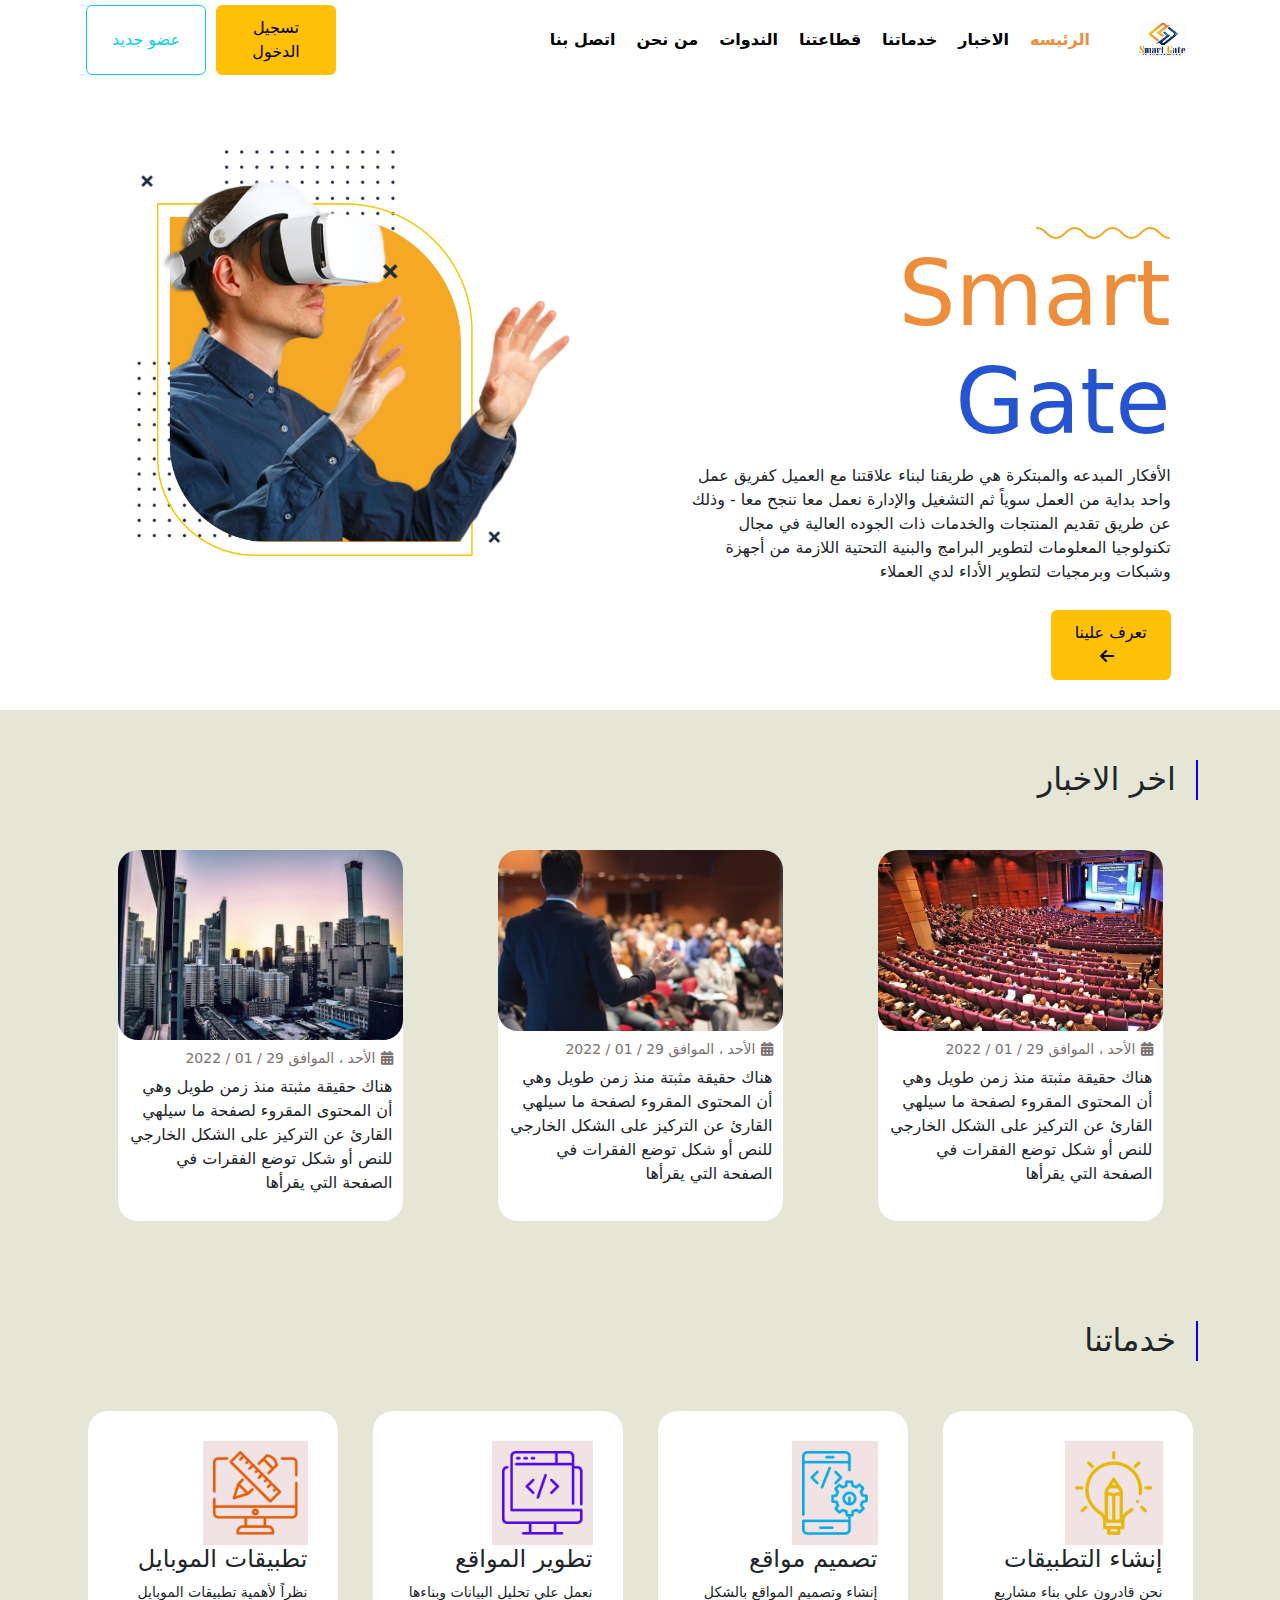
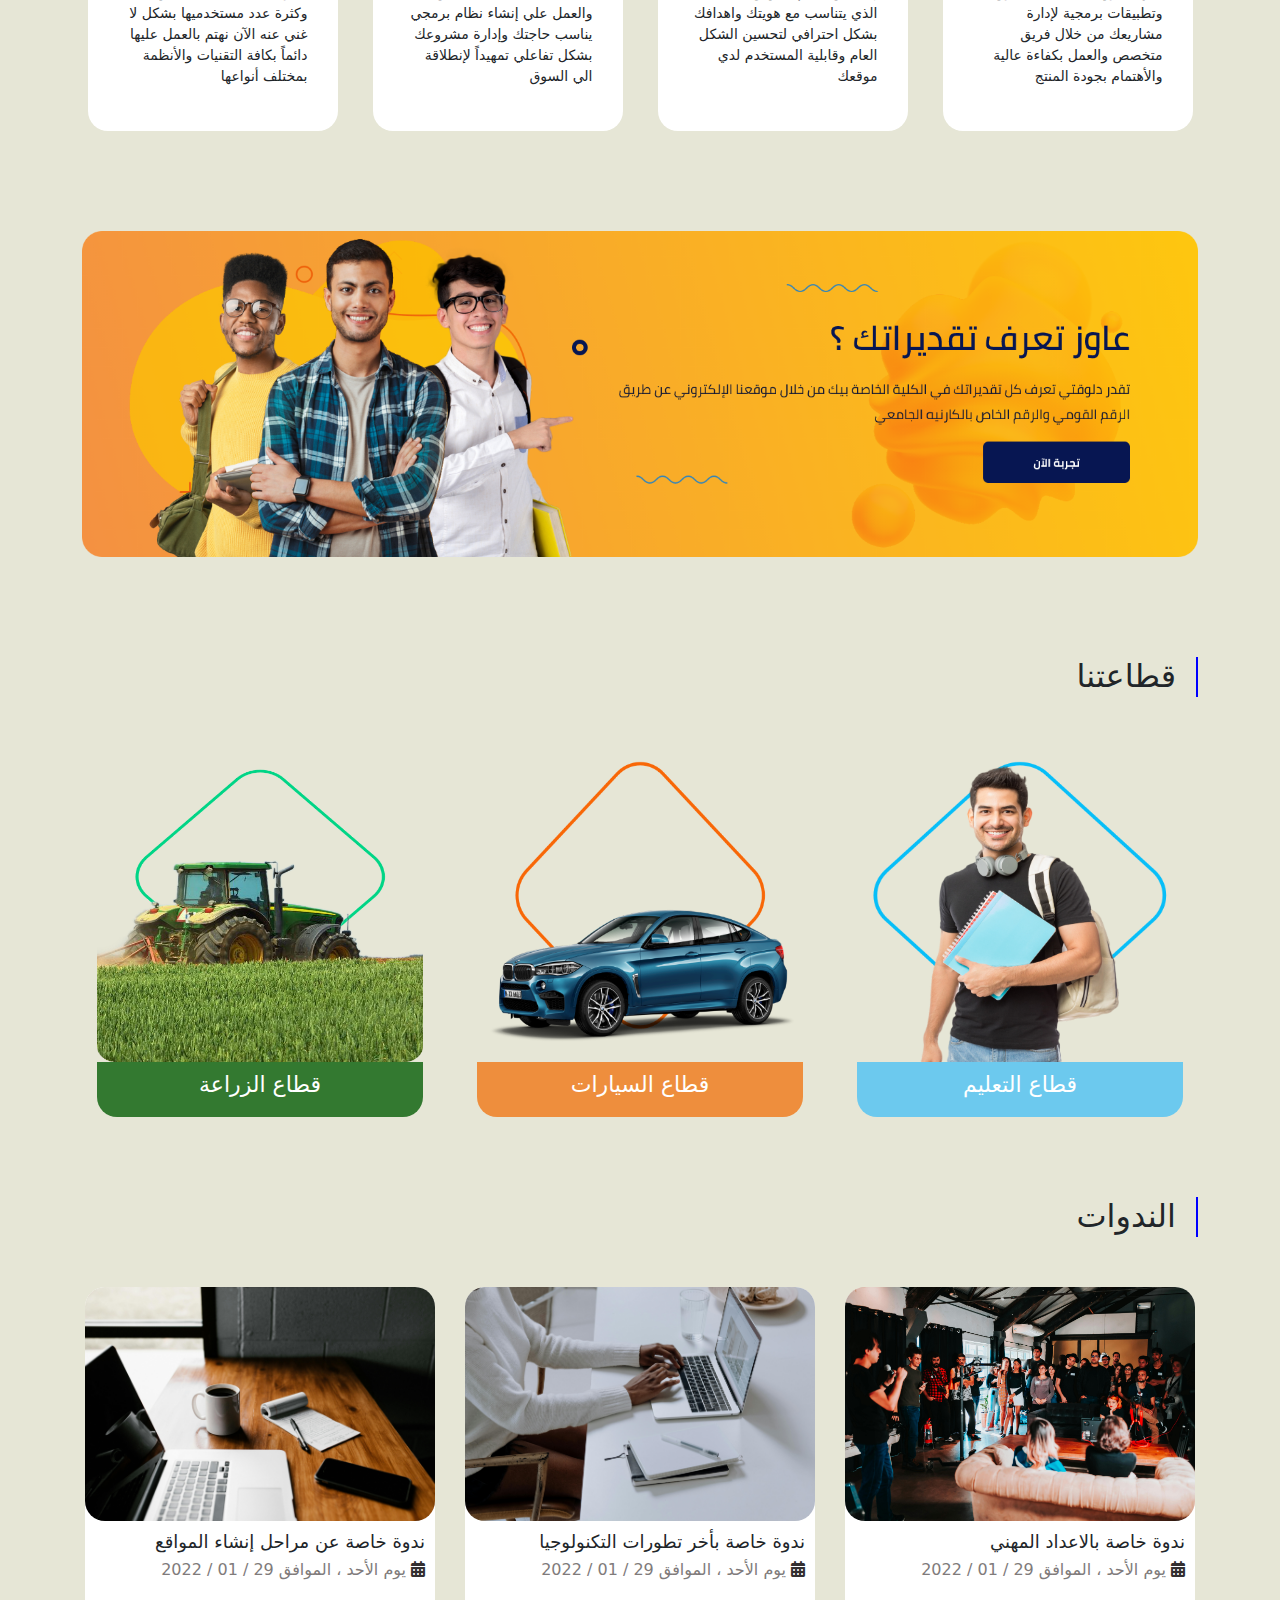
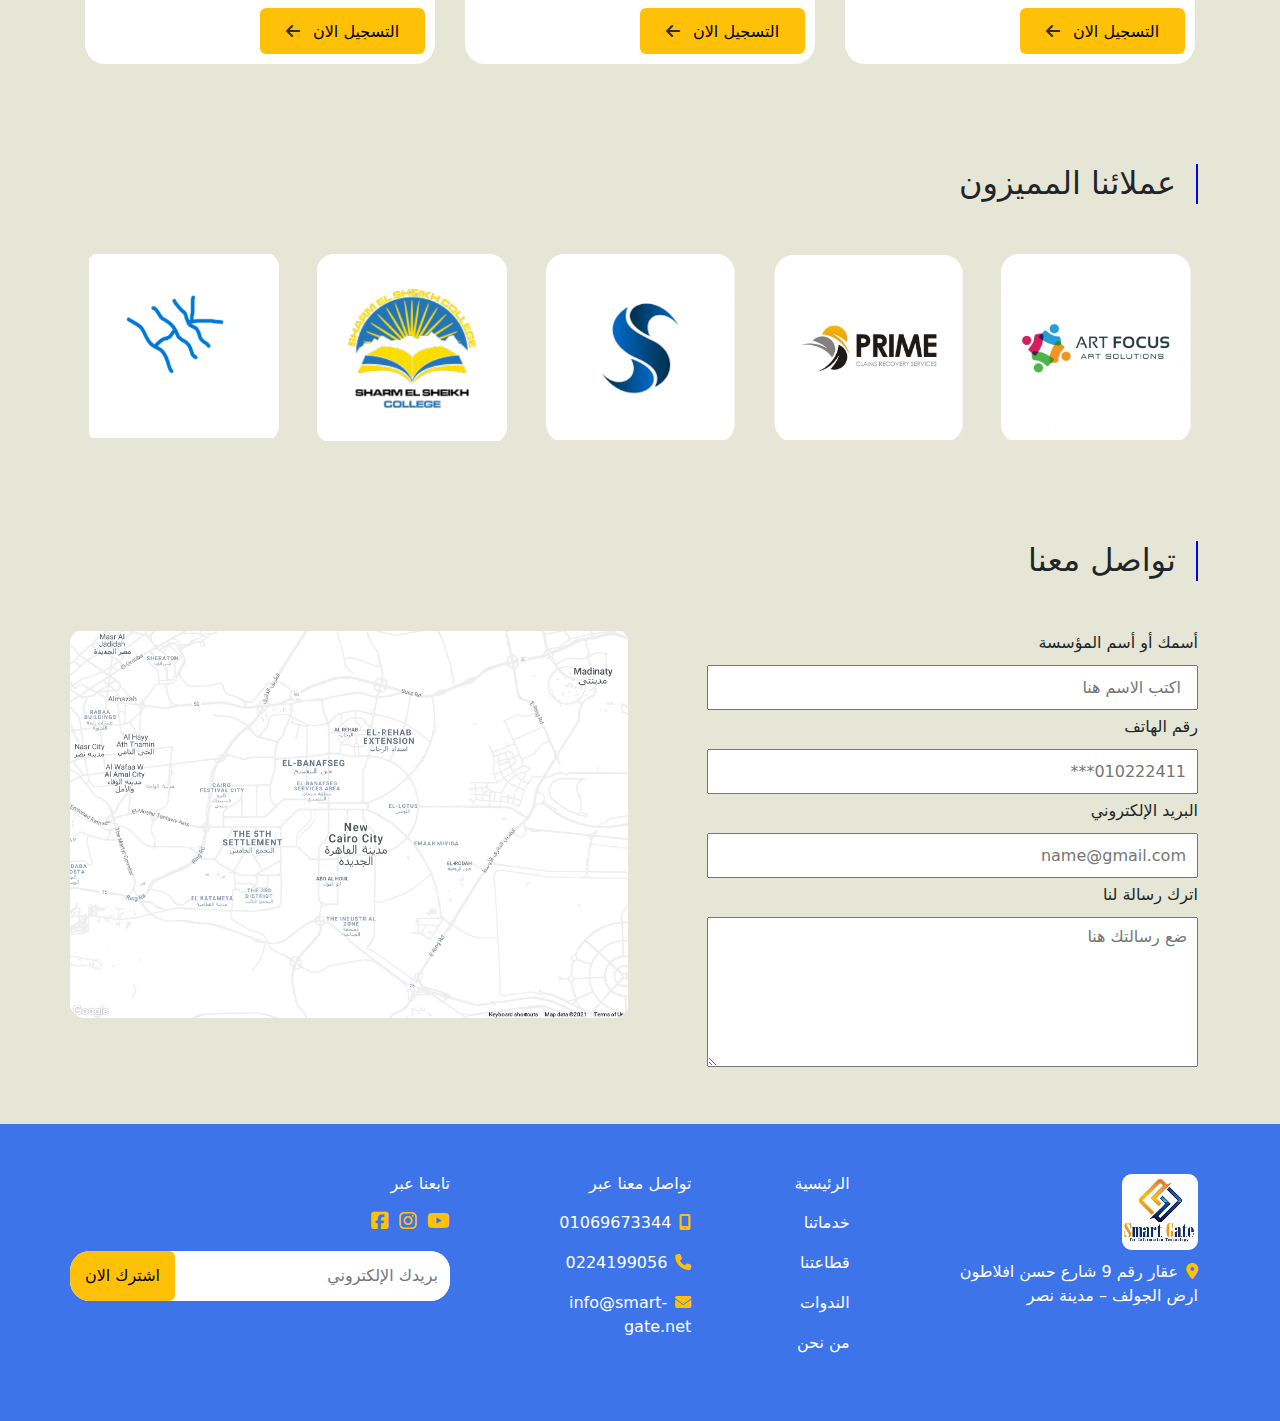
<file: index.html>
<!DOCTYPE html>
<html lang="ar" dir="rtl">
<head>
    <meta charset="UTF-8">
    <meta name="viewport" content="width=device-width, initial-scale=1.0">
    <title>Smart Gate</title>
    <link rel="icon" href="./assets/imgs/download.png">
    <link rel="stylesheet" href="./assets/bootstrap/bootstrap.min.css">
    <link rel="stylesheet" href="./assets/icon/all.min.css">
    <link rel="stylesheet" href="./css/main.css">
</head>
<body>
    <nav class="navbar navbar-expand-lg bg-body-tertiary">
        <div class="container-fluid">
            <a class="navbar-brand" href="#">
                <img src="./assets/imgs/WhatsApp Image 2022-01-19 at 8.38.43 PM.png" width="50" height="40">
              </a>
            <button class="navbar-toggler" type="button" data-bs-toggle="collapse" data-bs-target="#navbarSupportedContent" aria-controls="navbarSupportedContent" aria-expanded="false" aria-label="Toggle navigation">
                <span class="navbar-toggler-icon"></span>
            </button>
          <div class="collapse navbar-collapse" id="navbarSupportedContent">
            <ul class="navbar-nav  mb-2 mb-lg-0" >
              <li class="nav-item">
                <a class="nav-link" href="#"><span style="color:#EE8E3D;">الرئيسه</span></a>
              </li>
              <li class="nav-item">
                <a class="nav-link" href="./news.html">الاخبار</a>
              </li>
              <li class="nav-item">
                <a class="nav-link" href="#section3">خدماتنا</a>
              </li>
              <li class="nav-item">
                <a class="nav-link" href="#section5">قطاعتنا</a>
              </li>
              <li class="nav-item">
                <a class="nav-link" href="#section6">الندوات</a>
              </li>
              <li class="nav-item">
                <a class="nav-link" href="./about.html">من نحن</a>
              </li>
              <li class="nav-item">
                <a class="nav-link" href="#section9">اتصل بنا</a>
              </li>
            </ul>
          <div class="d-flex " role="search">
            <div class="modal fade" id="exampleModalToggle" aria-hidden="true" aria-labelledby="exampleModalToggleLabel" tabindex="-1">
              <div class="modal-dialog modal-dialog-centered">
                <div class="modal-content">
                  <div class="modal-header">
                    <button type="button" class="btn-close" data-bs-dismiss="modal" aria-label="Close"></button>
                  </div>
                  <div class="modal-body">
                     <div class="container">
                      <div class="row">
                          <div class="col-lg-6 col-md-6 col-sm-6 " id="modal1-1">
                           <h1>تسجيل الدخول</h1>
                           <p>من فضلك قم بإدخال البيانات المطلوبة منك لإستكمال تسجيل الدخول ومعرفة الدرجات والتقديرات الخاصة بك في الجامعة</p>
                           <form>
                              <input type="text" placeholder="الرقم القومي">
                              <input type="text" placeholder="الرقم الجامعي">
                           </form>
                           <div class="modal-footer">
                              <button class="btn btn-warning" data-bs-target="#exampleModalToggle2" data-bs-toggle="modal">التسجيل الان</button>
                          </div>
                          </div>
                          <div class="col-lg-6 col-md-6 col-sm-6 " id="modal1-2">
                              <img src="./assets/imgs/Group 11344.png" class="img-fluid">
                          </div>
                      </div>
                     </div>
                  </div>
                </div>
              </div>
            </div>
            <div class="modal fade" id="exampleModalToggle2" aria-hidden="true" aria-labelledby="exampleModalToggleLabel2" tabindex="-1">
              <div class="modal-dialog modal-dialog-centered">
                <div class="modal-content">
                  <div class="modal-header">
                    <button type="button" class="btn-close" data-bs-dismiss="modal" aria-label="Close"></button>
                  </div>
                  <div class="modal-body">
                    <div class="container">
                      <div class="row">
                          <div class="col-lg-12" id="done-modal">
                              <i class="fa-regular fa-circle-check"></i>
                              <h1>تم التسجيل بنجاح</h1>
                              <p>من فضلك قم بمراجعة البريد الوارد لديك علي بريدك الإلكتروني الخاص بك لمعرفة التفاصيل الخاصة بالندوة وتذكرة الحضور والميعاد</p>
                              <div class="modal-footer">
                                  <button class="btn btn-warning" data-bs-toggle="modal">حسنا, فهمت</button>
                                </div>
                          </div>
                      </div>
                    </div>
                  </div>
                </div>
              </div>
            </div>
            <button class="btn btn-warning" type="submit" data-bs-target="#exampleModalToggle" data-bs-toggle="modal">تسجيل الدخول</button>
            <button class="btn btn-outline-info" type="submit">عضو جديد</button>
          </div>
        </div>
      </div>
      </nav>
      <div class="section1">
      <div class="container">
        <div class="row">
            <div class="col-lg-6 col-md-6" id="fsec">
              <div class="rtl">
              <div class="p2 ">
                <img src="./assets/imgs/Group 40.png" class="img-fluid">
              </div>
                <h1><span style="color: #EE8E3D;">Smart</span> Gate</h1>
                <p>الأفكار المبدعه والمبتكرة هي طريقنا لبناء علاقتنا مع العميل كفريق عمل واحد بداية من العمل سوياً ثم التشغيل والإدارة نعمل معا ننجح معا - وذلك عن طريق تقديم المنتجات والخدمات ذات الجوده العالية في مجال تكنولوجيا المعلومات لتطوير البرامج والبنية التحتية اللازمة من أجهزة وشبكات وبرمجيات لتطوير الأداء لدي العملاء</p>
            <button class="btn btn-warning "> تعرف علينا <i class="fa-solid fa-arrow-left"></i></button>
            </div>
          </div>
            <div class="col-lg-6  col-md-6">
              <div class="img1">
              <img src="./assets/imgs/858.png" class="img-fluid">
            </div>
          </div>
        </div>
      </div>
    </div>
    <div class="section2">
      <div class="container">
        <div class="sec2-h1">
          <h2>اخر الاخبار</h2>
        </div>
        <div class="row">
          <div class="col-lg-3 col-md-5" id="sec2">
            <div class="p3">
              <img src="./assets/imgs/NoPath - Copy (57).png" class="img-fluid">
              </div>
              <div class="sec2-contant">
              <h6><i class="fa-solid fa-calendar-days"></i>الأحد ، الموافق 29 / 01 / 2022</h6>
              <p>هناك حقيقة مثبتة منذ زمن طويل وهي أن المحتوى المقروء لصفحة ما سيلهي القارئ عن التركيز على الشكل الخارجي للنص أو شكل توضع الفقرات في الصفحة التي يقرأها</p>
            </div>
          </div>
          <div class="col-lg-3 col-md-5" id="sec2">
            <div class="p3">
              <img src="./assets/imgs/NoPath - Copy (58).png" class="img-fluid">
              </div>
              <div class="sec2-contant">
              <h6><i class="fa-solid fa-calendar-days"></i>الأحد ، الموافق 29 / 01 / 2022</h6>
              <p>هناك حقيقة مثبتة منذ زمن طويل وهي أن المحتوى المقروء لصفحة ما سيلهي القارئ عن التركيز على الشكل الخارجي للنص أو شكل توضع الفقرات في الصفحة التي يقرأها</p>
            </div>
          </div>
          <div class="col-lg-3  col-md-5" id="sec2">
            <div class="p3">
              <img src="./assets/imgs/pexels-photo-1139556.jpg" class="img-fluid">
              </div>
              <div class="sec2-contant">
                <h6><i class="fa-solid fa-calendar-days"></i>الأحد ، الموافق 29 / 01 / 2022</h6>
              <p>هناك حقيقة مثبتة منذ زمن طويل وهي أن المحتوى المقروء لصفحة ما سيلهي القارئ عن التركيز على الشكل الخارجي للنص أو شكل توضع الفقرات في الصفحة التي يقرأها</p>
            </div>
          </div>
        </div>
      </div>
    </div>
    <div class="section3" id="section3">
      <div class="container">
        <div class="sec3-h1">
          <h2>خدماتنا</h2>
        </div>
        <div class="row">
          <div class="col-lg-2 col-md-5" id="sec3">
            <div class="p4">
              <img src="./assets/imgs/svgexport-6 (5).png" class="img-fluid">
            </div>
            <div class="section3-contant">
              <h4>إنشاء التطبيقات</h4>
              <p>نحن قادرون علي بناء مشاريع وتطبيقات برمجية لإدارة مشاريعك من خلال فريق متخصص والعمل بكفاءة عالية والأهتمام بجودة المنتج</p>
            </div>
            </div>
          <div class="col-lg-2 col-md-5" id="sec3">
            <div class="p4">
              <img src="./assets/imgs/svgexport-6 (4).png" class="img-fluid">
            </div>
            <div class="section3-contant">
              <h4>تصميم مواقع</h4>
              <p>إنشاء وتصميم المواقع بالشكل الذي يتناسب مع هويتك واهدافك بشكل احترافي لتحسين الشكل العام وقابلية المستخدم لدي موقعك</p>
            </div>
            </div>
          <div class="col-lg-2 col-md-5" id="sec3">
            <div class="p4">
              <img src="./assets/imgs/svgexport-10 (1).png" class="img-fluid">
            </div>
            <div class="section3-contant">
              <h4>تطوير المواقع</h4>
              <p>نعمل علي تحليل البيانات وبناءها والعمل علي إنشاء نظام برمجي يناسب حاجتك وإدارة مشروعك بشكل تفاعلي تمهيداً لإنطلاقة الي السوق</p>
            </div>
            </div>
          <div class="col-lg-2 col-md-5" id="sec3">
            <div class="p4">
              <img src="./assets/imgs/svgexport-10.png" class="img-fluid">
            </div>
            <div class="section3-contant">
              <h4>تطبيقات الموبايل</h4>
              <p>نظراً لأهمية تطبيقات الموبايل وكثرة عدد مستخدميها بشكل لا غني عنه الآن نهتم بالعمل عليها دائماً بكافة التقنيات والأنظمة بمختلف أنواعها</p>
            </div>
          </div>
        </div>
      </div>
    </div>
    <div class="section4">
      <div class="container">
        <div class="p5">
          <img src="./assets/imgs/Group 9130.png" class="img-fluid">
        </div>
      </div>
    </div>
  <div class="section5" id="section5">
    <div class="container">
      <div class="sec5-h1">
        <h2>قطاعتنا</h2>
      </div>
      <div class="row">
        <div class="col-lg-3 col-md-5" id="sec5">
        <div class="p6">
          <img src="./assets/imgs/Group 11338.png" class="img-fluid">
        </div>
        <div class="section5-contant" style="background-color: rgb(108, 201, 238);">
          <h2>قطاع التعليم</h2>
        </div>
      </div>
        <div class="col-lg-3 col-md-5" id="sec5">
        <div class="p6">
          <img src="./assets/imgs/Group 11339.png" class="img-fluid">
        </div>
        <div class="section5-contant">
          <h2>قطاع السيارات</h2>
        </div>
      </div>
        <div class="col-lg-3 col-md-5" id="sec5">
        <div class="p6">
          <img src="./assets/imgs/Group 11340.png" class="img-fluid">
        </div>
        <div class="section5-contant" style="background-color: rgb(51, 121, 48);">
          <h2>قطاع الزراعة</h2>
        </div>
      </div>
      </div>
    </div>
  </div>
  <div class="section6" id="section6">
    <div class="modal fade" id="exampleModalToggle1" aria-hidden="true" aria-labelledby="exampleModalToggleLabel" tabindex="-1">
      <div class="modal-dialog modal-dialog-centered">
        <div class="modal-content">
          <div class="modal-header">
            <button type="button" class="btn-close" data-bs-dismiss="modal" aria-label="Close"></button>
          </div>
          <div class="modal-body">
             <div class="container">
              <div class="row">
                  <div class="col-lg-6 col-md-6 col-sm-6 " id="modal2-1">
                   <h1>التسجيل في الندوة</h1>
                   <p>من فضلك قم بإدخال البيانات المطلوبة منك وسوف يتم إرسال تفاصيل الندوة لك وموعدها علي بريدك الإلكتروني ورقم تذكرة الحضور الخاصة بك</p>
                   <form>
                      <input type="text" placeholder="الاسم بالكامل">
                      <input type="text" placeholder="رقم الهاتف">
                      <input type="text" placeholder="بريدك الالكتروني">
                   </form>
                   <div class="modal-footer">
                      <button class="btn btn-warning" data-bs-target="#exampleModalToggle3" data-bs-toggle="modal">التسجيل الان</button>
                  </div>
                  </div>
                  <div class="col-lg-6 col-md-6 col-sm-6 " id="modal2-2">
                      <img src="./assets/imgs/Group 11345.png" class="img-fluid">
                  </div>
              </div>
             </div>
          </div>
        </div>
      </div>
    </div>
    <div class="modal fade" id="exampleModalToggle3" aria-hidden="true" aria-labelledby="exampleModalToggleLabel2" tabindex="-1">
      <div class="modal-dialog modal-dialog-centered">
        <div class="modal-content">
          <div class="modal-header">
            <button type="button" class="btn-close" data-bs-dismiss="modal" aria-label="Close"></button>
          </div>
          <div class="modal-body">
            <div class="container">
              <div class="row">
                  <div class="col-lg-12" id="done-modal">
                      <i class="fa-regular fa-circle-check"></i>
                      <h1>تم التسجيل بنجاح</h1>
                      <p>من فضلك قم بمراجعة البريد الوارد لديك علي بريدك الإلكتروني الخاص بك لمعرفة التفاصيل الخاصة بالندوة وتذكرة الحضور والميعاد</p>
                      <div class="modal-footer">
                          <button class="btn btn-warning" data-bs-toggle="modal">حسنا, فهمت</button>
                        </div>
                  </div>
              </div>
            </div>
          </div>
        </div>
      </div>
    </div>
    <div class="container">
      <div class="sec6-h1">
        <h2>الندوات</h2>
      </div>
      <div class="row">
        <div class="col-lg-3 col-md-5" id="sec6">
          <div class="p7">
            <img src="./assets/imgs/pexels-bertellifotografia-2608517.jpg" class="img-fluid">
          </div>
         <div class="sec6-contant">
          <h2>ندوة خاصة بالاعداد المهني</h2>
          <h5><i class="fa-solid fa-calendar-days"></i>يوم الأحد ، الموافق 29 / 01 / 2022</h5>
          <button class="btn btn-warning" data-bs-target="#exampleModalToggle1" data-bs-toggle="modal">التسجيل الان <i class="fa-solid fa-arrow-left"></i></button>
         </div>
        </div>
        <div class="col-lg-3 col-md-5" id="sec6">
          <div class="p7">
            <img src="./assets/imgs/pexels-cottonbro-5077047.jpg" class="img-fluid">
          </div>
         <div class="sec6-contant">
          <h2>ندوة خاصة بأخر تطورات التكنولوجيا </h2>
          <h5><i class="fa-solid fa-calendar-days"></i>يوم الأحد ، الموافق 29 / 01 / 2022</h5>
          <button class="btn btn-warning" data-bs-target="#exampleModalToggle1" data-bs-toggle="modal">التسجيل الان <i class="fa-solid fa-arrow-left"></i></button>
         </div>
        </div>
        <div class="col-lg-3 col-md-5" id="sec6">
          <div class="p7">
            <img src="./assets/imgs/pexels-andrew-2312369.jpg" class="img-fluid">
          </div>
         <div class="sec6-contant">
          <h2>ندوة خاصة عن مراحل إنشاء المواقع</h2>
          <h5><i class="fa-solid fa-calendar-days"></i>يوم الأحد ، الموافق 29 / 01 / 2022</h5>
          <button class="btn btn-warning" data-bs-target="#exampleModalToggle1" data-bs-toggle="modal" >التسجيل الان <i class="fa-solid fa-arrow-left"></i></button>
         </div>
        </div>
      </div>
    </div>
  </div>
  <div class="section7">
    <div class="container">
      <div class="sec7-h1">
        <h2>عملائنا المميزون</h2>
      </div>
        <div class="row">
          <div class="col-lg-2 col-md-3 " id="sec7">
            <img src="./assets/imgs/NoPath - Copy (20).png" class="img-fluid">
        </div>
          <div class="col-lg-2 col-md-3 " id="sec7">
            <img src="./assets/imgs/NoPath - Copy (22).png" class="img-fluid">
        </div>
          <div class="col-lg-2 col-md-3 " id="sec7">
            <img src="./assets/imgs/NoPath.png" class="img-fluid">
        </div>
          <div class="col-lg-2 col-md-3 " id="sec7">
            <img src="./assets/imgs/Group 11341.png" class="img-fluid">
        </div>
          <div class="col-lg-2 col-md-3 " id="sec7">
            <img src="./assets/imgs/NoPath - Copy (21).png" class="img-fluid">
        </div>
      </div>
    </div>
  </div>
  <div class="section8">
    <div class="container">
      <div class="sec8-h1">
        <h2>تواصل معنا</h2>
      </div>
      <div class="row">
        <div class="col-lg-6 col-md-12 " id="sec8">
          <form>
            <label>أسمك أو أسم المؤسسة</label>
            <input type="text" placeholder=" اكتب الاسم هنا">
            <label>رقم الهاتف</label>
            <input type="text" placeholder="010222411***">
            <label>البريد الإلكتروني</label>
            <input type="text" placeholder="name@gmail.com">
            <label>اترك رسالة لنا</label>
            <textarea placeholder="ضع رسالتك هنا"></textarea>
          </form>
        </div>
        <div class=" col-lg-6 col-md-12" id="sec8-img">
          <img src="./assets/imgs/snazzy-image.png" class="img-fluid">
        </div>

      </div>
    </div>
  </div>
  <div class="section9" id="section9">
    <div class="container">
      <div class="row">
        <div class="col-lg-3 col-md-5" id="sec9-1">
          <div class="p8">
            <img src="./assets/imgs/WhatsApp Image 2022-01-19 at 8.38.43 PM.png" class="img-fluid">
          </div>
           <p><i class="fa-solid fa-location-dot"></i>عقار رقم 9 شارع حسن افلاطون ارض الجولف – مدينة نصر</p>
        </div>
        <div class="col-lg-1 col-md-5" id="sec9-2">
          <h6><a href="#">الرئيسية</a></h6>
              <p><a href="#section3">خدماتنا</a></p>
              <p><a href="#section5">قطاعتنا</a></p>
              <p><a href="#section6">الندوات</a></p>
              <p><a href="./about.html">من نحن</a></p>
          </div>
          <div class="col-lg-2 col-md-5" id="sec9-3">
            <h6>تواصل معنا عبر</h6>
            <p><i class="fa-solid fa-mobile-screen"></i></i>01069673344</p>
            <p><i class="fa-solid fa-phone"></i>0224199056</p>
            <p><i class="fa-solid fa-envelope"></i>info@smart-gate.net</p>
          </div>
          <div class="col-lg-4 col-md-5" id="sec9-4">
            <h6>تابعنا عبر</h6>
            <p><i class="fa-brands fa-youtube"></i><i class="fa-brands fa-instagram"></i><i class="fa-brands fa-square-facebook"></i></p>
            <div class="d-flex">
              <input type="text" placeholder="بريدك الإلكتروني">
              <button class="btn btn-warning">اشترك الان</button>
            </div>
          </div>
      </div>
    </div>
  </div>

    <script src="./assets/bootstrap/bootstrap.bundle.min.js"></script>
</body>
</html>
</file>
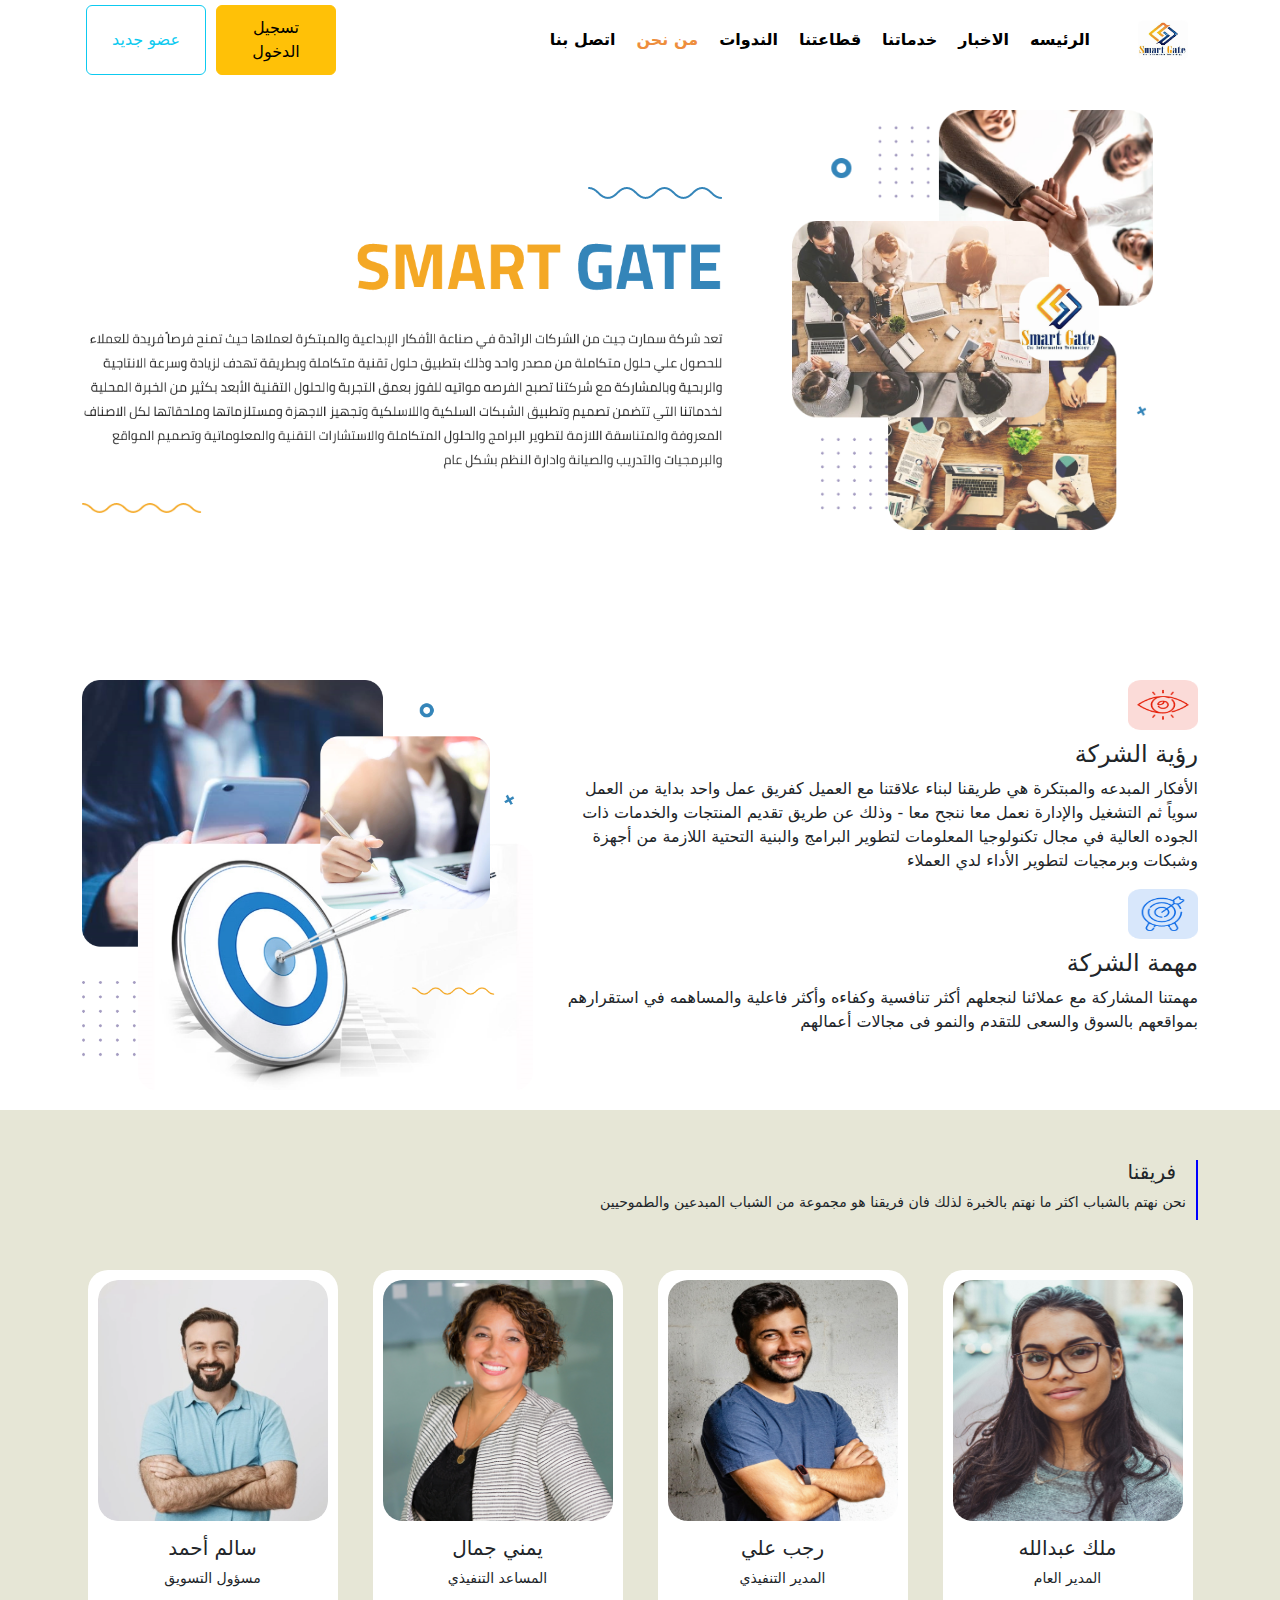
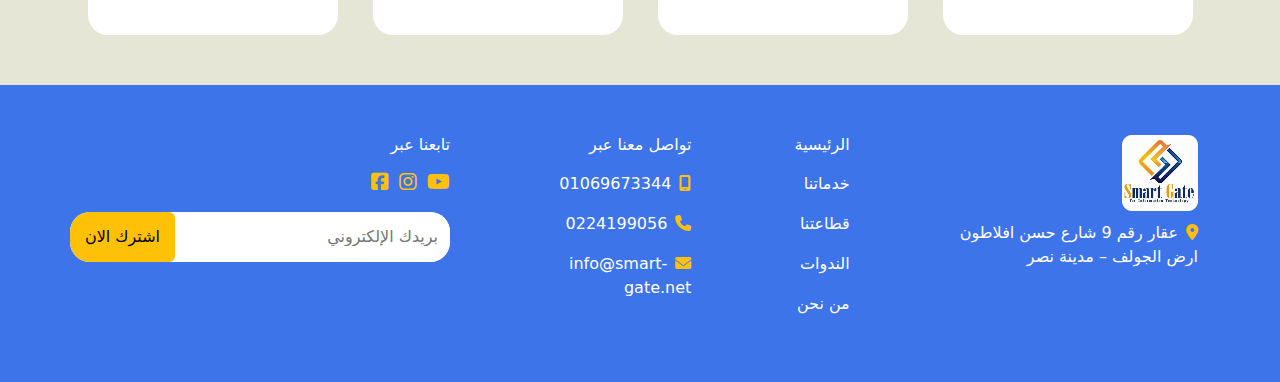
<file: about.html>
<!DOCTYPE html>
<html lang="ar" dir="rtl">
<head>
    <meta charset="UTF-8">
    <meta name="viewport" content="width=device-width, initial-scale=1.0">
    <title>Smart Gate</title>
    <link rel="icon" href="./assets/imgs/download.png">
    <link rel="stylesheet" href="./assets/bootstrap/bootstrap.min.css">
    <link rel="stylesheet" href="./assets/icon/all.min.css">
    <link rel="stylesheet" href="./css/main.css">
</head>
<body>
    <nav class="navbar navbar-expand-lg bg-body-tertiary">
        <div class="container-fluid">
            <a class="navbar-brand" href="#">
                <img src="./assets/imgs/WhatsApp Image 2022-01-19 at 8.38.43 PM.png" width="50" height="40">
              </a>
            <button class="navbar-toggler" type="button" data-bs-toggle="collapse" data-bs-target="#navbarSupportedContent" aria-controls="navbarSupportedContent" aria-expanded="false" aria-label="Toggle navigation">
                <span class="navbar-toggler-icon"></span>
            </button>
          <div class="collapse navbar-collapse" id="navbarSupportedContent">
            <ul class="navbar-nav  mb-2 mb-lg-0" >
              <li class="nav-item">
                <a class="nav-link" href="./index.html">الرئيسه</a>
              </li>
              <li class="nav-item">
                <a class="nav-link" href="./news.html">الاخبار</a>
              </li>
              <li class="nav-item">
                <a class="nav-link" href="./index.html#section3">خدماتنا</a>
              </li>
              <li class="nav-item">
                <a class="nav-link" href="./index.html#section5">قطاعتنا</a>
              </li>
              <li class="nav-item">
                <a class="nav-link" href="./index.html#section6">الندوات</a>
              </li>
              <li class="nav-item">
                <a class="nav-link" href="#"><span style="color:#EE8E3D;">من نحن</span></a>
              </li>
              <li class="nav-item">
                <a class="nav-link" href="./index.html#section9">اتصل بنا</a>
              </li>
            </ul>
          <div class="d-flex " role="search">
            <div class="modal fade" id="exampleModalToggle" aria-hidden="true" aria-labelledby="exampleModalToggleLabel" tabindex="-1">
              <div class="modal-dialog modal-dialog-centered">
                <div class="modal-content">
                  <div class="modal-header">
                    <button type="button" class="btn-close" data-bs-dismiss="modal" aria-label="Close"></button>
                  </div>
                  <div class="modal-body">
                     <div class="container">
                      <div class="row">
                          <div class="col-lg-6 col-md-6 col-sm-6 " id="modal1-1">
                           <h1>تسجيل الدخول</h1>
                           <p>من فضلك قم بإدخال البيانات المطلوبة منك لإستكمال تسجيل الدخول ومعرفة الدرجات والتقديرات الخاصة بك في الجامعة</p>
                           <form>
                              <input type="text" placeholder="الرقم القومي">
                              <input type="text" placeholder="الرقم الجامعي">
                           </form>
                           <div class="modal-footer">
                              <button class="btn btn-warning" data-bs-target="#exampleModalToggle2" data-bs-toggle="modal">التسجيل الان</button>
                          </div>
                          </div>
                          <div class="col-lg-6 col-md-6 col-sm-6 " id="modal1-2">
                              <img src="./assets/imgs/Group 11344.png" class="img-fluid">
                          </div>
                      </div>
                     </div>
                  </div>
                </div>
              </div>
            </div>
            <div class="modal fade" id="exampleModalToggle2" aria-hidden="true" aria-labelledby="exampleModalToggleLabel2" tabindex="-1">
              <div class="modal-dialog modal-dialog-centered">
                <div class="modal-content">
                  <div class="modal-header">
                    <button type="button" class="btn-close" data-bs-dismiss="modal" aria-label="Close"></button>
                  </div>
                  <div class="modal-body">
                    <div class="container">
                      <div class="row">
                          <div class="col-lg-12" id="done-modal">
                              <i class="fa-regular fa-circle-check"></i>
                              <h1>تم التسجيل بنجاح</h1>
                              <p>من فضلك قم بمراجعة البريد الوارد لديك علي بريدك الإلكتروني الخاص بك لمعرفة التفاصيل الخاصة بالندوة وتذكرة الحضور والميعاد</p>
                              <div class="modal-footer">
                                  <button class="btn btn-warning" data-bs-toggle="modal">حسنا, فهمت</button>
                                </div>
                          </div>
                      </div>
                    </div>
                  </div>
                </div>
              </div>
            </div>
            <button class="btn btn-warning" type="submit" data-bs-target="#exampleModalToggle" data-bs-toggle="modal">تسجيل الدخول</button>
            <button class="btn btn-outline-info" type="submit">عضو جديد</button>
          </div>
        </div>
      </div>
      </nav>
      <div class="section11">
        <div class="container">
          <div class="row">
            <div class="col-lg-5  col-md-5" id="sec11-1">
              <div class="sec11-img3">
              <img src="./assets/imgs/Group 11345.png" class="img-fluid" >
            </div>
            </div>
              <div class="col-lg-7 col-md-7" id="sec11-2">
                  <img src="./assets/imgs/Group 39.png" class="img-fluid" id="sec11-img">
                  <img src="./assets/imgs/Group 9134.png" class="img-fluid" id="sec11-img1">
                  <div class="sec11-img2">
                    <img src="./assets/imgs/Group 40.png" class="img-fluid">
                  </div>  
            </div>
          </div>
        </div>
      </div>
      <div class="section12">
        <div class="container">
          <div class="row">
              <div class="col-lg-7 col-md-7" id="sec12-1">
                 <div class="sec12-content">
                    <img src="./assets/imgs/Group 9139.png" class="img-fluid">
                    <h3>رؤية الشركة</h3>
                    <p>الأفكار المبدعه والمبتكرة هي طريقنا لبناء علاقتنا مع العميل كفريق عمل واحد بداية من العمل سوياً ثم التشغيل والإدارة نعمل معا ننجح معا - وذلك عن طريق تقديم المنتجات والخدمات ذات الجوده العالية في مجال تكنولوجيا المعلومات لتطوير البرامج والبنية التحتية اللازمة من أجهزة وشبكات وبرمجيات لتطوير الأداء لدي العملاء</p>
                 </div> 
                 <div class="sec12-content">
                    <img src="./assets/imgs/Group 9138.png" class="img-fluid">
                    <h3>مهمة الشركة</h3>
                    <p>مهمتنا المشاركة مع عملائنا لنجعلهم أكثر تنافسية وكفاءه وأكثر فاعلية والمساهمه في استقرارهم بمواقعهم بالسوق والسعى للتقدم والنمو فى مجالات أعمالهم</p>
                 </div> 
            </div>
            <div class="col-lg-5  col-md-5" id="sec12-2">
              <div class="sec11-img3">
              <img src="./assets/imgs/Group 9143.png" class="img-fluid" >
            </div>
            </div>
          </div>
        </div>
      </div>
      <div class="section13">
        <div class="container">
          <div class="sec13-h1">
            <h2>فريقنا</h2>
            <p>نحن نهتم بالشباب اكثر ما نهتم بالخبرة لذلك فان فريقنا هو مجموعة من الشباب المبدعين والطموحيين</p>
          </div>
          <div class="row">
             <div class="col-lg-2 col-md-3" id="sec13-content">
              <img src="./assets/imgs/pexels-danxavier-1239288.jpg" class="img-fluid">
              <h5>ملك عبدالله </h5>
              <p>المدير العام</p>
             </div>
             <div class="col-lg-2 col-md-3" id="sec13-content">
              <img src="./assets/imgs/pexels-italo-melo-881954-2379004.jpg" class="img-fluid">
              <h5>رجب علي</h5>
              <p>المدير التنفيذي</p>
             </div>
             <div class="col-lg-2 col-md-3" id="sec13-content">
              <img src="./assets/imgs/pexels-divinetechygirl-1181686.jpg" class="img-fluid">
              <h5>يمني جمال</h5>
              <p>المساعد التنفيذي</p>
             </div>
             <div class="col-lg-2 col-md-3" id="sec13-content">
              <img src="./assets/imgs/NoPath - Copy (29).png" class="img-fluid">
              <h5>سالم أحمد</h5>
              <p>مسؤول التسويق</p>
             </div>
            </div>
          </div>
        </div>
      </div>
    <div class="section9" id="section9">
        <div class="container">
          <div class="row">
            <div class="col-lg-3 col-md-5" id="sec9-1">
              <div class="p8">
                <img src="./assets/imgs/WhatsApp Image 2022-01-19 at 8.38.43 PM.png" class="img-fluid">
              </div>
               <p><i class="fa-solid fa-location-dot"></i>عقار رقم 9 شارع حسن افلاطون ارض الجولف – مدينة نصر</p>
            </div>
            <div class="col-lg-1 col-md-5" id="sec9-2">
              <h6><a href="./index.html">الرئيسية</a></h6>
              <p><a href="./index.html#section3">خدماتنا</a></p>
              <p><a href="./index.html#section5">قطاعتنا</a></p>
              <p><a href="./index.html#section6">الندوات</a></p>
              <p><a href="#">من نحن</a></p>
              </div>
              <div class="col-lg-2 col-md-5" id="sec9-3">
                <h6>تواصل معنا عبر</h6>
                <p><i class="fa-solid fa-mobile-screen"></i></i>01069673344</p>
                <p><i class="fa-solid fa-phone"></i>0224199056</p>
                <p><i class="fa-solid fa-envelope"></i>info@smart-gate.net</p>
              </div>
              <div class="col-lg-4 col-md-5" id="sec9-4">
                <h6>تابعنا عبر</h6>
                <p><i class="fa-brands fa-youtube"></i><i class="fa-brands fa-instagram"></i><i class="fa-brands fa-square-facebook"></i></p>
                <div class="d-flex">
                  <input type="text" placeholder="بريدك الإلكتروني">
                  <button class="btn btn-warning">اشترك الان</button>
                </div>
              </div>
          </div>
        </div>
      </div>
    
      <script src="./assets/bootstrap/bootstrap.bundle.min.js"></script>
</body>
</html>
</file>
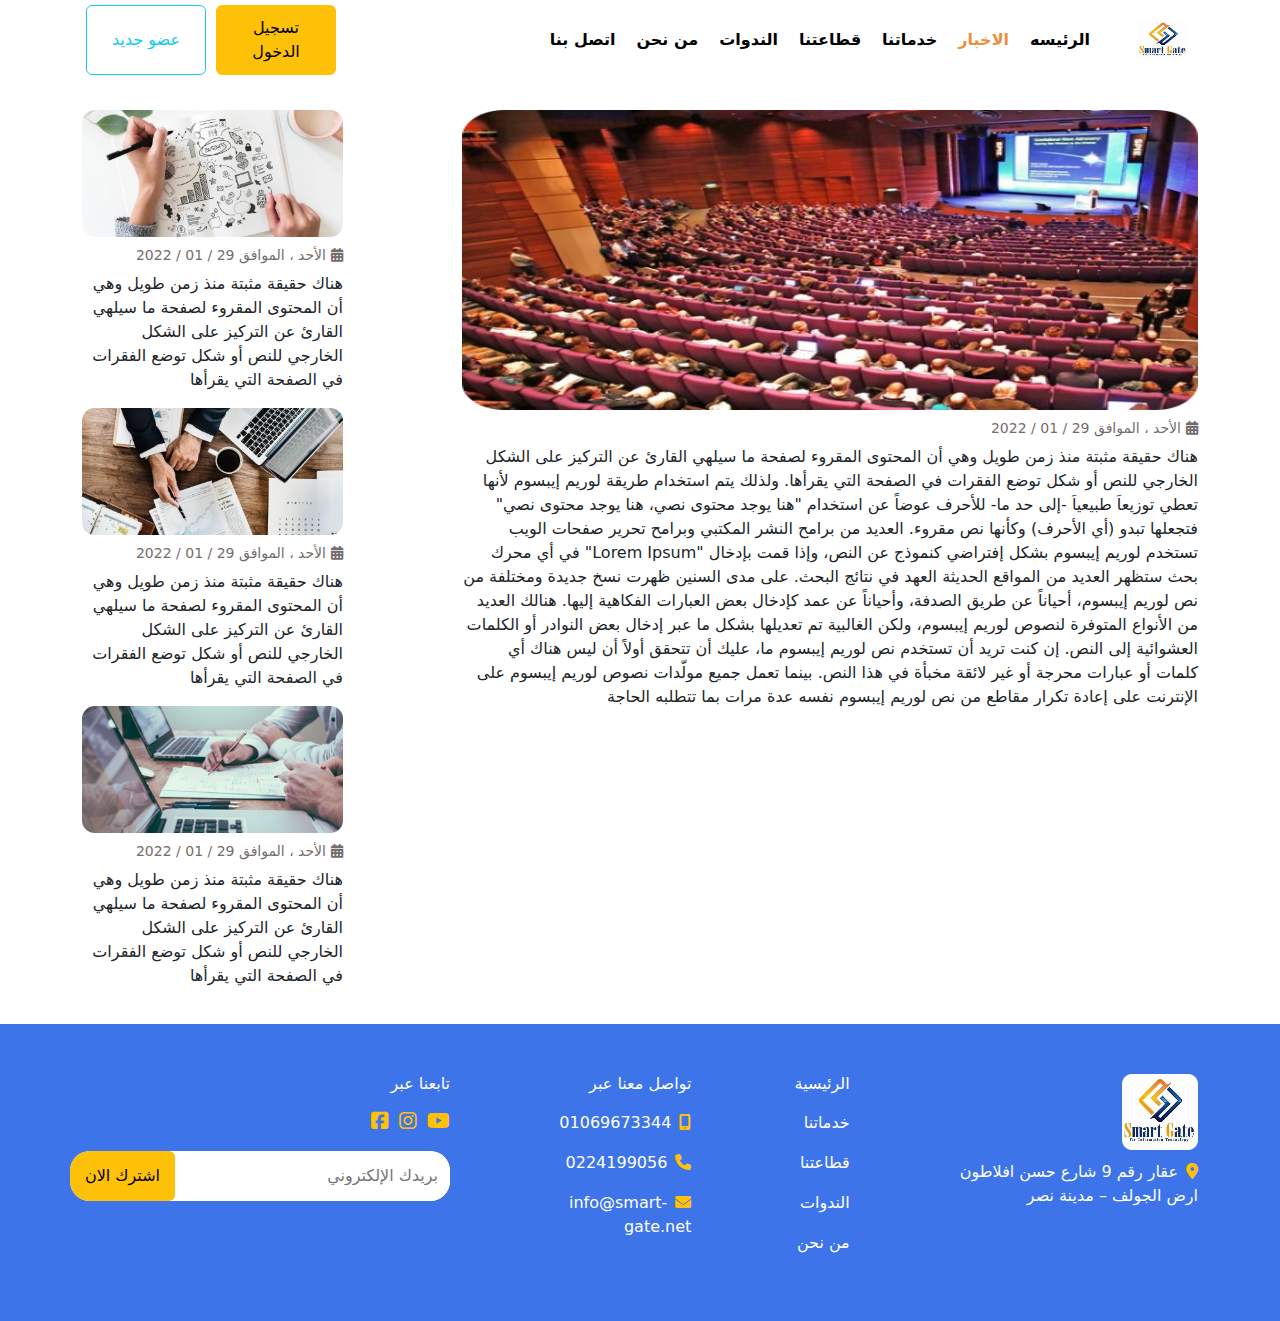
<file: news.html>
<!DOCTYPE html>
<html lang="ar" dir="rtl">
<head>
    <meta charset="UTF-8">
    <meta name="viewport" content="width=device-width, initial-scale=1.0">
    <title>Smart Gate</title>
    <link rel="icon" href="./assets/imgs/download.png">
    <link rel="stylesheet" href="./assets/bootstrap/bootstrap.min.css">
    <link rel="stylesheet" href="./assets/icon/all.min.css">
    <link rel="stylesheet" href="./css/main.css">
</head>
<body> 
    <nav class="navbar navbar-expand-lg bg-body-tertiary">
    <div class="container-fluid">
        <a class="navbar-brand" href="#">
            <img src="./assets/imgs/WhatsApp Image 2022-01-19 at 8.38.43 PM.png" width="50" height="40">
          </a>
        <button class="navbar-toggler" type="button" data-bs-toggle="collapse" data-bs-target="#navbarSupportedContent" aria-controls="navbarSupportedContent" aria-expanded="false" aria-label="Toggle navigation">
            <span class="navbar-toggler-icon"></span>
        </button>
      <div class="collapse navbar-collapse" id="navbarSupportedContent">
        <ul class="navbar-nav  mb-2 mb-lg-0" >
          <li class="nav-item">
            <a class="nav-link" href="./index.html">الرئيسه</a>
          </li>
          <li class="nav-item">
            <a class="nav-link" href="#"><span style="color:#EE8E3D; ">الاخبار</span></a>
          </li>
          <li class="nav-item">
            <a class="nav-link" href="./index.html#section3">خدماتنا</a>
          </li>
          <li class="nav-item">
            <a class="nav-link" href="./index.html#section5">قطاعتنا</a>
          </li>
          <li class="nav-item">
            <a class="nav-link" href="index.html#section6">الندوات</a>
          </li>
          <li class="nav-item">
            <a class="nav-link" href="./about.html">من نحن</a>
          </li>
          <li class="nav-item">
            <a class="nav-link" href="./index.html#section9">اتصل بنا</a>
          </li>
        </ul>
      <div class="d-flex " role="search">
        <div class="modal fade" id="exampleModalToggle" aria-hidden="true" aria-labelledby="exampleModalToggleLabel" tabindex="-1">
          <div class="modal-dialog modal-dialog-centered">
            <div class="modal-content">
              <div class="modal-header">
                <button type="button" class="btn-close" data-bs-dismiss="modal" aria-label="Close"></button>
              </div>
              <div class="modal-body">
                 <div class="container">
                  <div class="row">
                      <div class="col-lg-6 col-md-6 col-sm-6 " id="modal1-1">
                       <h1>تسجيل الدخول</h1>
                       <p>من فضلك قم بإدخال البيانات المطلوبة منك لإستكمال تسجيل الدخول ومعرفة الدرجات والتقديرات الخاصة بك في الجامعة</p>
                       <form>
                          <input type="text" placeholder="الرقم القومي">
                          <input type="text" placeholder="الرقم الجامعي">
                       </form>
                       <div class="modal-footer">
                          <button class="btn btn-warning" data-bs-target="#exampleModalToggle2" data-bs-toggle="modal">التسجيل الان</button>
                      </div>
                      </div>
                      <div class="col-lg-6 col-md-6 col-sm-6 " id="modal1-2">
                          <img src="./assets/imgs/Group 11344.png" class="img-fluid">
                      </div>
                  </div>
                 </div>
              </div>
            </div>
          </div>
        </div>
        <div class="modal fade" id="exampleModalToggle2" aria-hidden="true" aria-labelledby="exampleModalToggleLabel2" tabindex="-1">
          <div class="modal-dialog modal-dialog-centered">
            <div class="modal-content">
              <div class="modal-header">
                <button type="button" class="btn-close" data-bs-dismiss="modal" aria-label="Close"></button>
              </div>
              <div class="modal-body">
                <div class="container">
                  <div class="row">
                      <div class="col-lg-12" id="done-modal">
                          <i class="fa-regular fa-circle-check"></i>
                          <h1>تم التسجيل بنجاح</h1>
                          <p>من فضلك قم بمراجعة البريد الوارد لديك علي بريدك الإلكتروني الخاص بك لمعرفة التفاصيل الخاصة بالندوة وتذكرة الحضور والميعاد</p>
                          <div class="modal-footer">
                              <button class="btn btn-warning" data-bs-toggle="modal">حسنا, فهمت</button>
                            </div>
                      </div>
                  </div>
                </div>
              </div>
            </div>
          </div>
        </div>
        <button class="btn btn-warning" type="submit" data-bs-target="#exampleModalToggle" data-bs-toggle="modal">تسجيل الدخول</button>
        <button class="btn btn-outline-info" type="submit">عضو جديد</button>
      </div>
    </div>
  </div>
  </nav>
  <div class="section10">
    <div class="container">
        <div class="row">
            <div class="col-lg-8 col-md-8" id="sec10">
               <img src="./assets/imgs/NoPath - Copy (57).png" class="img-fluid">
               <h6><i class="fa-solid fa-calendar-days"></i>الأحد ، الموافق 29 / 01 / 2022</h6>
               <p>هناك حقيقة مثبتة منذ زمن طويل وهي أن المحتوى المقروء لصفحة ما سيلهي القارئ عن التركيز على الشكل الخارجي للنص أو شكل توضع الفقرات في الصفحة التي يقرأها. ولذلك يتم استخدام طريقة لوريم إيبسوم لأنها تعطي توزيعاَ طبيعياَ -إلى حد ما- للأحرف عوضاً عن استخدام "هنا يوجد محتوى نصي، هنا يوجد محتوى نصي" فتجعلها تبدو (أي الأحرف) وكأنها نص مقروء. العديد من برامح النشر المكتبي وبرامح تحرير صفحات الويب تستخدم لوريم إيبسوم بشكل إفتراضي كنموذج عن النص، وإذا قمت بإدخال "Lorem Ipsum" في أي محرك بحث ستظهر العديد من المواقع الحديثة العهد في نتائج البحث. على مدى السنين ظهرت نسخ جديدة ومختلفة من نص لوريم إيبسوم، أحياناً عن طريق الصدفة، وأحياناً عن عمد كإدخال بعض العبارات الفكاهية إليها. هنالك العديد من الأنواع المتوفرة لنصوص لوريم إيبسوم، ولكن الغالبية تم تعديلها بشكل ما عبر إدخال بعض النوادر أو الكلمات العشوائية إلى النص. إن كنت تريد أن تستخدم نص لوريم إيبسوم ما، عليك أن تتحقق أولاً أن ليس هناك أي كلمات أو عبارات محرجة أو غير لائقة مخبأة في هذا النص. بينما تعمل جميع مولّدات نصوص لوريم إيبسوم على الإنترنت على إعادة تكرار مقاطع من نص لوريم إيبسوم نفسه عدة مرات بما تتطلبه الحاجة</p>
            </div>
            <div class="col-lg-3 col-md-3">
                <div class="sec10-1">
                    <img src="./assets/imgs/NoPath - Copy (59).png" class="img-fluid">
                    <h6><i class="fa-solid fa-calendar-days"></i>الأحد ، الموافق 29 / 01 / 2022</h6>
                    <p>هناك حقيقة مثبتة منذ زمن طويل وهي أن المحتوى المقروء لصفحة ما سيلهي القارئ عن التركيز على الشكل الخارجي للنص أو شكل توضع الفقرات في الصفحة التي يقرأها</p>
                </div>
                <div class="sec10-1">
                    <img src="./assets/imgs/NoPath - Copy (60).png" class="img-fluid">
                    <h6><i class="fa-solid fa-calendar-days"></i>الأحد ، الموافق 29 / 01 / 2022</h6>
                    <p>هناك حقيقة مثبتة منذ زمن طويل وهي أن المحتوى المقروء لصفحة ما سيلهي القارئ عن التركيز على الشكل الخارجي للنص أو شكل توضع الفقرات في الصفحة التي يقرأها</p>
                </div>
                <div class="sec10-1">
                    <img src="./assets/imgs/NoPath - Copy (61).png" class="img-fluid">
                    <h6><i class="fa-solid fa-calendar-days"></i>الأحد ، الموافق 29 / 01 / 2022</h6>
                    <p>هناك حقيقة مثبتة منذ زمن طويل وهي أن المحتوى المقروء لصفحة ما سيلهي القارئ عن التركيز على الشكل الخارجي للنص أو شكل توضع الفقرات في الصفحة التي يقرأها</p>
                </div>

            </div>
        </div>
    </div>
  </div>
  <div class="section9">
    <div class="container">
      <div class="row">
        <div class="col-lg-3 col-md-5" id="sec9-1">
          <div class="p8">
            <img src="./assets/imgs/WhatsApp Image 2022-01-19 at 8.38.43 PM.png" class="img-fluid">
          </div>
           <p><i class="fa-solid fa-location-dot"></i>عقار رقم 9 شارع حسن افلاطون ارض الجولف – مدينة نصر</p>
        </div>
        <div class="col-lg-1 col-md-5" id="sec9-2">
          <h6><a href="./index.html">الرئيسية</a></h6>
          <p><a href="./index.html#section3">خدماتنا</a></p>
          <p><a href="./index.html#section5">قطاعتنا</a></p>
          <p><a href="./index.html#section6">الندوات</a></p>
          <p><a href="./about.html">من نحن</a></p>
          </div>
          <div class="col-lg-2 col-md-5" id="sec9-3">
            <h6>تواصل معنا عبر</h6>
            <p><i class="fa-solid fa-mobile-screen"></i></i>01069673344</p>
            <p><i class="fa-solid fa-phone"></i>0224199056</p>
            <p><i class="fa-solid fa-envelope"></i>info@smart-gate.net</p>
          </div>
          <div class="col-lg-4 col-md-5" id="sec9-4">
            <h6>تابعنا عبر</h6>
            <p><i class="fa-brands fa-youtube"></i><i class="fa-brands fa-instagram"></i><i class="fa-brands fa-square-facebook"></i></p>
            <div class="d-flex">
              <input type="text" placeholder="بريدك الإلكتروني">
              <button class="btn btn-warning">اشترك الان</button>
            </div>
          </div>
      </div>
    </div>
  </div>


    <script src="./assets/bootstrap/bootstrap.bundle.min.js"></script>
</body>
</html>
</file>
<file: css/main.css>
.navbar{
    width: 90%;
    margin: auto;
    background-color: white !important;
    height: 80px !important;
}
.navbar button{
    margin-left: 10px;
}
.nav-link{
    color:black;
    font-weight: 600;
}
.btn{
    width: 120px;
    padding: 10px;
}
.btn i{
    padding-right: 8px;
}
#navbarSupportedContent{
    justify-content: space-between;
}
.nav-item{
    display: block;
    transition: all 1s;

}
.nav-item a:hover{
    color: #EE8E3D;
}
.nav-item:hover{
    border-bottom: 1px solid #EE8E3D;
    display: block;
}
.nav-item{
    margin-left: 5px;
}
/* End of navbar */
.section1{
    margin-top: 40px;
    text-align: right;
    align-items: end;
    padding-bottom: 30px;
}
.row .img1{
    width: 80%;
    margin: auto;
    padding-top: 30px;
}
#fsec{
    padding-top: 100px;
}
#fsec .btn{
    width: 120px;
    padding: 10px;
    margin-top: 10px;
}
.rtl{
    width: 90%;
    margin: auto;
}
.p2 {
    width: 200px;
    height: 20px;
}

#fsec h1{
    font-size: 90px;
    color: rgb(38, 84, 209);
}
@media(max-width:1200px){
    .navbar{
        height: auto !important;
    }
    #fsec{
        padding-top: 60px;
    }
    #fsec h1{
        font-size: 60px;}
        
}
@media(max-width:950px){
    .navbar{
        height: auto !important;
    }
    #fsec{
        padding-top: 15px;
    }
    #fsec h1{
        font-size: 50px;}
    .row .img1{
        margin-top: 15px;
        width: 60%;
        margin: auto;
    }
        
}
/* End of first section one and nav bar */
.section2{
    padding-top: 50px;
    background-color: rgb(230, 230, 214);
    padding-bottom: 50px;
}
.section2 .sec2-h1{
    height: 40px;
    align-items: end;
    border-right: 2px solid blue;
    margin-bottom: 50px;
    text-align: right;

}
.section2 .sec2-h1 h2{
    padding-right: 20px;
    width: 100%;
}
.section2 .row{
    justify-content: space-around;
}
#sec2{
    border-radius: 20px;
   background-color: white;
    padding: 0px;
}
.p3 img{
border-radius: 20px;
width: 100%;
}
.sec2-contant{
    padding: 10px;
}
.sec2-contant h6{
    color: rgb(122, 112, 112);
    font-size: 14px;
}
.sec2-contant i{
    padding-left: 5px;
}
@media(max-width:1200px){
    .section2 .row #sec2{
        margin-bottom: 15px;
    }
}
@media(max-width:950px){
   .section2 .row #sec2{
        margin-bottom: 15px;
        width: 80%;
    }
}
/* End of section two */
.section3{
    padding-top: 50px;
    background-color: rgb(230, 230, 214);
    padding-bottom: 50px;
}
.section3 .sec3-h1{
    height: 40px;
    align-items: end;
    border-right: 2px solid blue;
    margin-bottom: 50px;
    text-align: right;

}
.section3 .sec3-h1 h2{
    padding-right: 20px;
    width: 100%;
}
.section3 .row{
    justify-content: space-around;
}
#sec3{
    border-radius: 20px;
   background-color: white;
    padding: 30px;
    width: 250px;
    height: 320px;
}
.p4{
  height: 40%;
}
.p4 img{
    background-color: rgb(241, 227, 227);
    padding: 10px;
    height: 100%;
    align-items:center ;
}
.sec3-contant{
    padding: 10px;
    text-align: right;
}
.section3-contant p{
    font-size: 14px;
}
@media(max-width:1200px){
    .section3 .row #sec3{
        margin-bottom: 15px;
    }
}
@media(max-width:950px){
   .section3 .row #sec3{
        margin-bottom: 15px;
        width: 80%;
        height: 280px;
    }
}
/* End of section3 */
.section4{
    padding-top: 50px;
    padding-bottom: 50px;
    background-color: rgb(230, 230, 214);
}
/* End of section4 */
.section5{
    padding-top: 50px;
    background-color: rgb(230, 230, 214);
    padding-bottom: 50px;
}
.section5 .sec5-h1{
    height: 40px;
    align-items: end;
    border-right: 2px solid blue;
    margin-bottom: 50px;
    text-align: right;

}
.section5 .sec5-h1 h2{
    padding-right: 20px;
    width: 100%;
}
.section5 .row{
    justify-content: space-around;
}
#sec5{
    width: 350px;
    height: 350px;
    
}
.p6{
height: 90%;
}
.p6 img{
width: 100%;
height: 100%;
border-radius: 0%;
}
.section5-contant{
    padding: 10px;
    text-align: center;
    background-color: #EE8E3D;
    border-bottom-left-radius: 20px;
    border-bottom-right-radius: 20px;
}
.section5-contant h2{
    color: white;
    font-size: 22px;
}
@media(max-width:1200px){
    .section5 .row #sec5{
        margin-bottom: 15px;
    }
}
@media(max-width:950px){
   .section5 .row #sec5{
        margin-bottom: 40px;
        width: 80%;
        height: 250px;
        width: 250px;
    }
}
/* End of section5 */
.section6{
    padding-top: 50px;
    background-color: rgb(230, 230, 214);
    padding-bottom: 50px;
}
.section6 .sec6-h1{
    height: 40px;
    align-items: end;
    border-right: 2px solid blue;
    margin-bottom: 50px;
    text-align: right;

}
.section6 .sec6-h1 h2{
    padding-right: 20px;
    width: 100%;
}
.section6 .row{
    justify-content: space-around;
}
#sec6{
    border-radius: 20px;
   background-color: white;
   padding: 0px;
   width: 350px;
}
.p7 img{
border-radius: 20px;
width: 100%;
}
.sec6-contant{
    padding: 10px;
}
.sec6-contant h2{
    font-size: 18px;
}
.sec6-contant h5{
    font-size: 16px;
    color: rgb(128, 123, 123);
}
.sec6-contant h5 i{
    color: rgb(51, 47, 47);
    padding-left: 5px;
}
.sec6-contant button {
   width: 50%;
    border: 0px;
    margin-top: 20px;
    
}
.sec6-contant button i{
    color: rgb(51, 47, 47);
    padding-right: 8px;
    padding-top: 5px;
}
@media(max-width:1200px){
    .section6 .row #sec6{
        margin-bottom: 15px;
    }
}
@media(max-width:950px){
   .section6 .row #sec6{
        margin-bottom: 15px;
        width: 80%;
    }
}
/* End of section 6 */

.section7{
    padding-top: 50px;
    background-color: rgb(230, 230, 214);
    padding-bottom: 50px;
}
.section7 .sec7-h1{
    height: 40px;
    align-items: end;
    border-right: 2px solid blue;
    margin-bottom: 50px;
    text-align: right;

}
.section7 .sec7-h1 h2{
    padding-right: 20px;
    width: 100%;
}
.section7 .row{
    justify-content: space-around;
}
#sec7{
    border-radius: 10px;
    padding: 0px;
    transform: all 1s;
}
#sec7:hover{
    transform: scale(1.1,1.1);
}
@media(max-width:1200px){
    .section7 .row #sec7{
        margin-bottom: 20px;
        margin-right: 30px;
    }
}
@media(max-width:768px){
   .section7 .row #sec7{
        width: 70%;
        margin: auto;
        margin-bottom: 20px;
   }
}
/* end of section 7 */
.section8{
    padding-top: 50px;
    background-color: rgb(230, 230, 214);
    padding-bottom: 50px;
}
.section8 .sec8-h1{
    height: 40px;
    align-items: end;
    border-right: 2px solid blue;
    margin-bottom: 50px;
    text-align: right;

}
.section8 .sec8-h1 h2{
    padding-right: 20px;
    width: 100%;
}
#sec8 label{
    width: 100%;
    margin-bottom: 10px;
}
#sec8 input{
    width: 90%;
    margin-bottom: 5px;
    height: 45px;
    
}
#sec8 input::placeholder{
    padding-right: 8px;
}
#sec8 textarea{
    width: 90%;
    height: 150px;
}
#sec8 textarea::placeholder{
    padding-right: 8px;
    padding-top: 5px;
}
#sec8-img{
    padding-left: 0px;
}
@media(max-width:992px){
   .section8 .row #sec8{
        margin-bottom: 20px;
        width: 80%;
        margin: auto;
   }
   .section8 .row #sec8-img{
    width: 80%;
    margin: auto;
    padding-top: 20px;
}
#sec8 input{
    width: 100%;   
}
#sec8 textarea{
    width: 100%;
}
}
/* End of section8 */
.section9{
    padding-top: 50px;
    background-color: rgb(62, 116, 233);
    padding-bottom: 50px;
}
.section9 .row{
    justify-content: space-between;
    color: white;
}
.section9 #sec9-1 p{
     padding-top: 10px;
}
.section9 #sec9-1 p i{
    padding-left: 8px;
    color: #ffc107;
}
.section9 #sec9-2 h6{
    padding-bottom: 10px;
}
.section9 #sec9-2 h6:hover{
     color:#ffc107;
}
.section9 #sec9-2 a{
    text-decoration: none;
    color: white;
}
.section9 #sec9-3 p i{
    padding-left: 8px;
    color: #ffc107;
}
.section9 #sec9-3 h6{
padding-bottom: 10px;
}
.section9 #sec9-3 h6:hover{
    color:#ffc107;
}
.section9 #sec9-4{
    padding: 0px;
}
.section9 #sec9-4 h6{
    padding-bottom: 10px;
}
.section9 #sec9-4 h6:hover{
    color:#ffc107;
}
.section9 #sec9-4 p i{
    margin-left: 10px;
    color:#ffc107;
    font-size: 20px
}
.section9 #sec9-4 .d-flex{
    width: 100%;
    height: 50px;
    background-color: white;
    border-radius: 20px;
}
.section9 #sec9-4 .d-flex input{
    width: 80%;
    border: 0px;
    border-top-right-radius: 20px;
    border-bottom-right-radius: 20px;
}
.section9 #sec9-4 .d-flex input::placeholder{
    padding-right: 10px;
}
.section9 #sec9-4 .d-flex button{
    width: 30%;
    height: 100%;
    border: 0px;
    border-top-left-radius: 20px;
    border-bottom-left-radius: 20px;
}
@media(max-width:1200px){
    .section9 .container{
       width: 80%;
    }
    .section9 #sec9-4 .d-flex button{
        font-size: 14px;
    }
}
@media(max-width:991px){
    .section9 #sec9-1 {
        margin-bottom: 30px;

    }
    .section9 #sec9-2{
        margin-bottom: 30px;
    }
    .section9 #sec9-3 {
        margin-bottom: 30px;
    }
    .section9 #sec9-4 {
        margin-bottom: 30px;
    }
}
@media(max-width:575px){
    .section9 #sec9-4 .d-flex{
        width: 90%;
    }
    .section9 #sec9-4 .d-flex button{
        font-size: 13px;
    }
}
/* End of section9 */
#modal1-1 h1{
font-size: 23px;
}
#modal1-1 p{
    font-size: 10px;
    color: rgb(99, 91, 91);
}
#modal1-1 input{
    margin-bottom: 15px;
    border: 0px;
    border-radius: 5px;
    background-color: rgb(252, 244, 244);
    width: 100%;
    height: 30px;
}
#modal1-1 input::placeholder{
     font-size: 10px;
     padding-right: 5px;
}
.modal-footer{
    padding: 0px;
    margin: 0px;
    border: 0px;
    justify-content: flex-start;
}
.modal-footer button{
    width: 40%;
    height: 40px;
    font-size: 10px;
}
@media (max-width:750px){
    #modal1-2{
        width: 60%;
        margin: auto;
        padding-top: 15px;
    }
}
/* End of first modal */
#modal2-1 h1{
    font-size: 23px;
}
 #modal2-1 p{
        font-size: 10px;
        color: rgb(99, 91, 91);
}
#modal2-1 input{
        margin-bottom: 15px;
        border: 0px;
        border-radius: 5px;
        background-color: rgb(252, 244, 244);
        width: 100%;
        height: 30px;
}
#modal2-1 input::placeholder{
         font-size: 10px;
         padding-right: 5px;
}
.modal-footer{
        padding: 0px;
        margin: 0px;
        border: 0px;
        justify-content: flex-start;
}
.modal-footer button{
        width: 40%;
        height: 40px;
        font-size: 10px;
}
@media (max-width:750px){
    #modal2-2{
        width: 60%;
        margin: auto;
        padding-top: 15px;
    }
}
/* End of modal 2 */
#modal1-1 h1{
font-size: 23px;
}
#modal1-1 p{
    font-size: 10px;
    color: rgb(99, 91, 91);
}
#modal1-1 input{
    margin-bottom: 15px;
    border: 0px;
    border-radius: 5px;
    background-color: rgb(252, 244, 244);
    width: 100%;
    height: 30px;
}
#modal1-1 input::placeholder{
     font-size: 10px;
     padding-right: 5px;
}
.modal-footer{
    padding: 0px;
    margin: 0px;
    border: 0px;
    justify-content: flex-start;
}
.modal-footer button{
    width: 40%;
    height: 40px;
    font-size: 10px;
}
#done-modal{
    text-align: center;
}
#done-modal i{
    font-size: 30px;
}
#done-modal h1{
    font-size: 22px;
}
#done-modal p{
    font-size: 10px;
    color: rgb(99, 91, 91);
    padding-left: 40px;
    padding-right: 40px;
}
#done-modal .modal-footer{
    justify-content: center !important;
}
#done-modal button{
    width: 20%;
    align-items: center;
}
@media (max-width:750px) {
   .modal-dialog{
        width: 80%;
        margin: auto;
    }
    #done-modal .modal-footer button{
       width: 40%;
       font-size: 10px;
    }
}
/* end of done modal */
.section10{
    margin-bottom: 20px;
}
.section10 .row{
   margin-top: 30px;
   justify-content: space-between;
}
.section10 #sec10 img{
     width: 100%;
     height: 300px;
}
.section10 h6{
    margin-top: 10px;
    color: rgb(116, 108, 108);
    font-size: 14px;
}
.section10 h6 i{
    padding-left: 5px;
}
@media(max-width:750px){
    .section10{
        width: 80%;
        margin: auto;
    }
    .section10 #sec10 img{
        height: 150px;
    }
    .section10 h6{
        font-size: 10px;
    }
    .section10  p{
        font-size: 13px;
    }
}
/* End of section 10 */
.section11{
    margin-top: 30px;
    margin-bottom: 30px;
}
.section11 #sec11-1 .sec11-img3{
    width: 80%;
    margin: auto !important;
}
.section11 #sec11-2{
    padding-top: 70px;    
}
.section11 #sec11-2 #sec11-img img{
    width: 100px;
    height: 20px;
}
.section11 #sec11-2 #sec11-img1 img{
    width: 100%;
    height: 300px;
}
.section11 #sec11-2 .sec11-img2{
    direction: ltr;
    margin-top: 20px;
}
.section11 #sec11-2 .sec11-img2 img{
    width: 120px;
    height: 10px;
}
@media(max-width:768px){
    .section11 #sec11-1{
        width: 70%;
        margin: auto;
    }
    .section11 #sec11-2{
        width: 90%;
        margin: auto;
    }
    .section11 #sec11-2 #sec11-img1{
        height: 300px;
    }
}
/* End of section 11 */
.section12{
    margin-top: 150px;
    margin-bottom: 20px;
}
.sec12-content img{
     width: 70px;
     height: 50px;
}
.sec12-content h3{
    font-size: 24px;
    margin-top: 10px;
}
@media(max-width:768px){
    .section12{
        width: 80%;
        margin: auto;
        margin-top: 80px;
    }
    #sec12-2 img{
        margin-top: 20px;
        margin-bottom: 20px;
    }
    .sec12-content h3{
        font-size: 21px;
    }
    .sec12-content p{
        font-size: 15px;
    }
}
/* End of section12 */
.section13{
    padding-top: 50px;
    background-color: rgb(230, 230, 214);
    padding-bottom: 50px;
}
.section13 .sec13-h1{
    height: 60px;
    align-items: end;
    border-right: 2px solid blue;
    margin-bottom: 50px;
    text-align: right;

}
.section13 .sec13-h1 h2{
    padding-right: 20px;
    width: 100%;
    font-size: 20px;
}
.section13 .sec13-h1 p{
    padding-right: 10px;
    font-size: 14px;
}
.section13 .row{
    justify-content: space-around;
}
#sec13-content{
    background-color: white;
    border-radius: 20px;
    padding: 10px;
    width: 250px;
    text-align: center;
}
#sec13-content img{
    height: 70%;
    width: 100%;
    margin: auto;
    border-radius: 20px;
}
#sec13-content h5{
    padding-top: 15px;
}
#sec13-content p{
    font-size: 14px;
    margin-bottom: 0px;
}
@media(max-width:1200px){
    #sec13-content{
        margin-bottom: 15px;
    }
}
@media(max-width:992px){
    #sec13-content{
        margin-bottom: 15px;
    }
}
@media(max-width:768px){
    .section13 .sec13-h1 p{
       font-size: 12px;
    }
}
@media(max-width:500px){
    .section13 .sec13-h1{
        width: 90%;
        margin: auto;
        margin-bottom: 30px;
    }
    .section13 .sec13-h1 p{
       font-size: 10px;
    }
}
/* End of section13 
End of website  */
</file>
